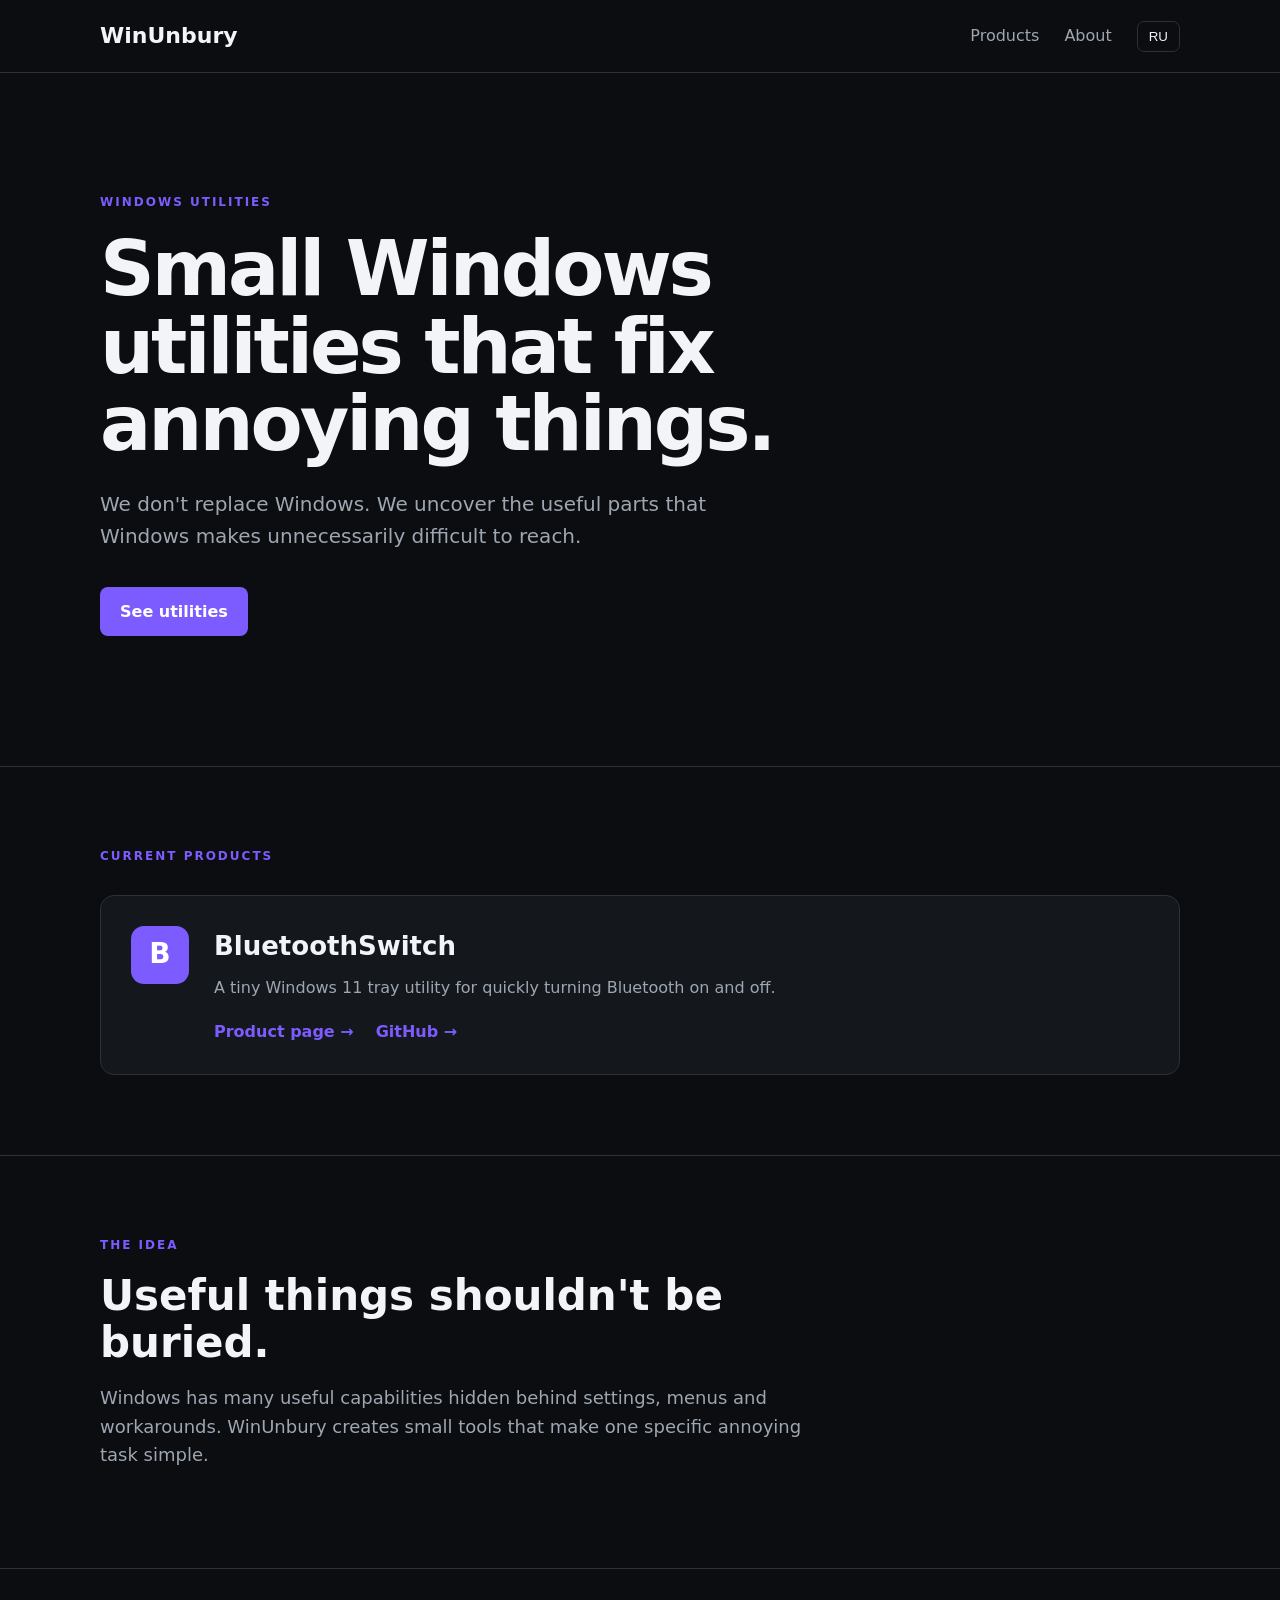
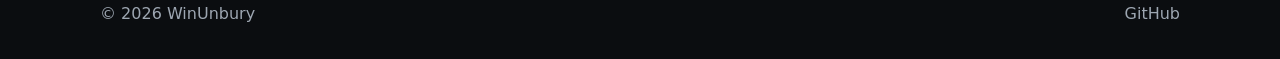
<file: index.html>
<!DOCTYPE html>
<html lang="en">
<head>
    <link rel="icon" type="image/png" href="/winunbury-favicon-selected.png">
    <meta charset="UTF-8">
    <meta name="viewport" content="width=device-width, initial-scale=1.0">

    <title>WinUnbury — Small Windows Utilities</title>
    <meta name="description" content="Small Windows utilities that fix annoying things.">

    <meta property="og:title" content="WinUnbury — Small Windows Utilities">
    <meta property="og:description" content="Small Windows utilities that fix annoying things.">
    <meta property="og:type" content="website">
    <meta property="og:url" content="https://winunbury-site.pages.dev/">

    <link rel="canonical" href="https://winunbury-site.pages.dev/">
    <meta name="robots" content="index, follow">
    <meta name="theme-color" content="#0b0d10">

    <script type="application/ld+json">
    {
        "@context": "https://schema.org",
        "@type": "WebSite",
        "name": "WinUnbury",
        "url": "https://winunbury-site.pages.dev/",
        "description": "Small Windows utilities that fix annoying things."
    }
    </script>

    <link rel="stylesheet" href="/style.css">
</head>

<body>

<header class="site-header">
    <div class="container header-inner">

        <a class="logo" href="/">WinUnbury</a>

        <nav>
            <a href="#products"
               data-en="Products"
               data-ru="Программы">Products</a>

            <a href="#about"
               data-en="About"
               data-ru="О проекте">About</a>

            <button id="languageButton" type="button">RU</button>
        </nav>

    </div>
</header>


<main>

<section class="hero">
    <div class="container">

        <div class="eyebrow"
             data-en="WINDOWS UTILITIES"
             data-ru="УТИЛИТЫ ДЛЯ WINDOWS">
            WINDOWS UTILITIES
        </div>

        <h1
            data-en="Small Windows utilities that fix annoying things."
            data-ru="Небольшие утилиты Windows, которые решают раздражающие мелочи.">
            Small Windows utilities that fix annoying things.
        </h1>

        <p
            data-en="We don't replace Windows. We uncover the useful parts that Windows makes unnecessarily difficult to reach."
            data-ru="Мы не заменяем Windows. Мы делаем удобнее то, что Windows почему-то прячет глубоко в системе.">
            We don't replace Windows. We uncover the useful parts that Windows makes unnecessarily difficult to reach.
        </p>

        <a class="button"
           href="#products"
           data-en="See utilities"
           data-ru="Посмотреть программы">
            See utilities
        </a>

    </div>
</section>


<section id="products" class="products">
    <div class="container">

        <div class="section-label"
             data-en="CURRENT PRODUCTS"
             data-ru="ТЕКУЩИЕ ПРОГРАММЫ">
            CURRENT PRODUCTS
        </div>

        <div class="product-card">

            <div class="product-icon">B</div>

            <div class="product-content">

                <h2>BluetoothSwitch</h2>

                <p
                    data-en="A tiny Windows 11 tray utility for quickly turning Bluetooth on and off."
                    data-ru="Небольшая утилита для Windows 11, которая позволяет быстро включать и выключать Bluetooth.">
                    A tiny Windows 11 tray utility for quickly turning Bluetooth on and off.
                </p>

                <div class="product-links">

                    <a href="/bluetoothswitch/"
                       data-en="Product page →"
                       data-ru="Страница программы →">
                        Product page →
                    </a>

                    <a href="https://github.com/AlikAskat/BluetoothSwitch"
                       target="_blank"
                       rel="noopener">
                        GitHub →
                    </a>

                </div>

            </div>

        </div>

    </div>
</section>


<section id="about" class="about">
    <div class="container">

        <div class="section-label"
             data-en="THE IDEA"
             data-ru="ИДЕЯ">
            THE IDEA
        </div>

        <h2
            data-en="Useful things shouldn't be buried."
            data-ru="Полезные вещи не должны быть спрятаны.">
            Useful things shouldn't be buried.
        </h2>

        <p
            data-en="Windows has many useful capabilities hidden behind settings, menus and workarounds. WinUnbury creates small tools that make one specific annoying task simple."
            data-ru="В Windows много полезных возможностей спрятано за настройками, меню и лишними обходными путями. WinUnbury делает небольшие программы, которые решают одну конкретную раздражающую задачу.">
            Windows has many useful capabilities hidden behind settings, menus and workarounds. WinUnbury creates small tools that make one specific annoying task simple.
        </p>

    </div>
</section>

</main>


<footer>
    <div class="container footer-inner">

        <span>© 2026 WinUnbury</span>

        <a href="https://github.com/AlikAskat"
           target="_blank"
           rel="noopener">
            GitHub
        </a>

    </div>
</footer>


<script>
const languageButton = document.getElementById("languageButton");

languageButton.addEventListener("click", function () {

    const currentLanguage = document.documentElement.lang;
    const newLanguage = currentLanguage === "en" ? "ru" : "en";

    document.documentElement.lang = newLanguage;

    document.querySelectorAll("[data-en][data-ru]").forEach(function (element) {
        element.textContent = element.getAttribute("data-" + newLanguage);
    });

    languageButton.textContent = newLanguage === "en" ? "RU" : "EN";
});
</script>

</body>
</html>
</file>
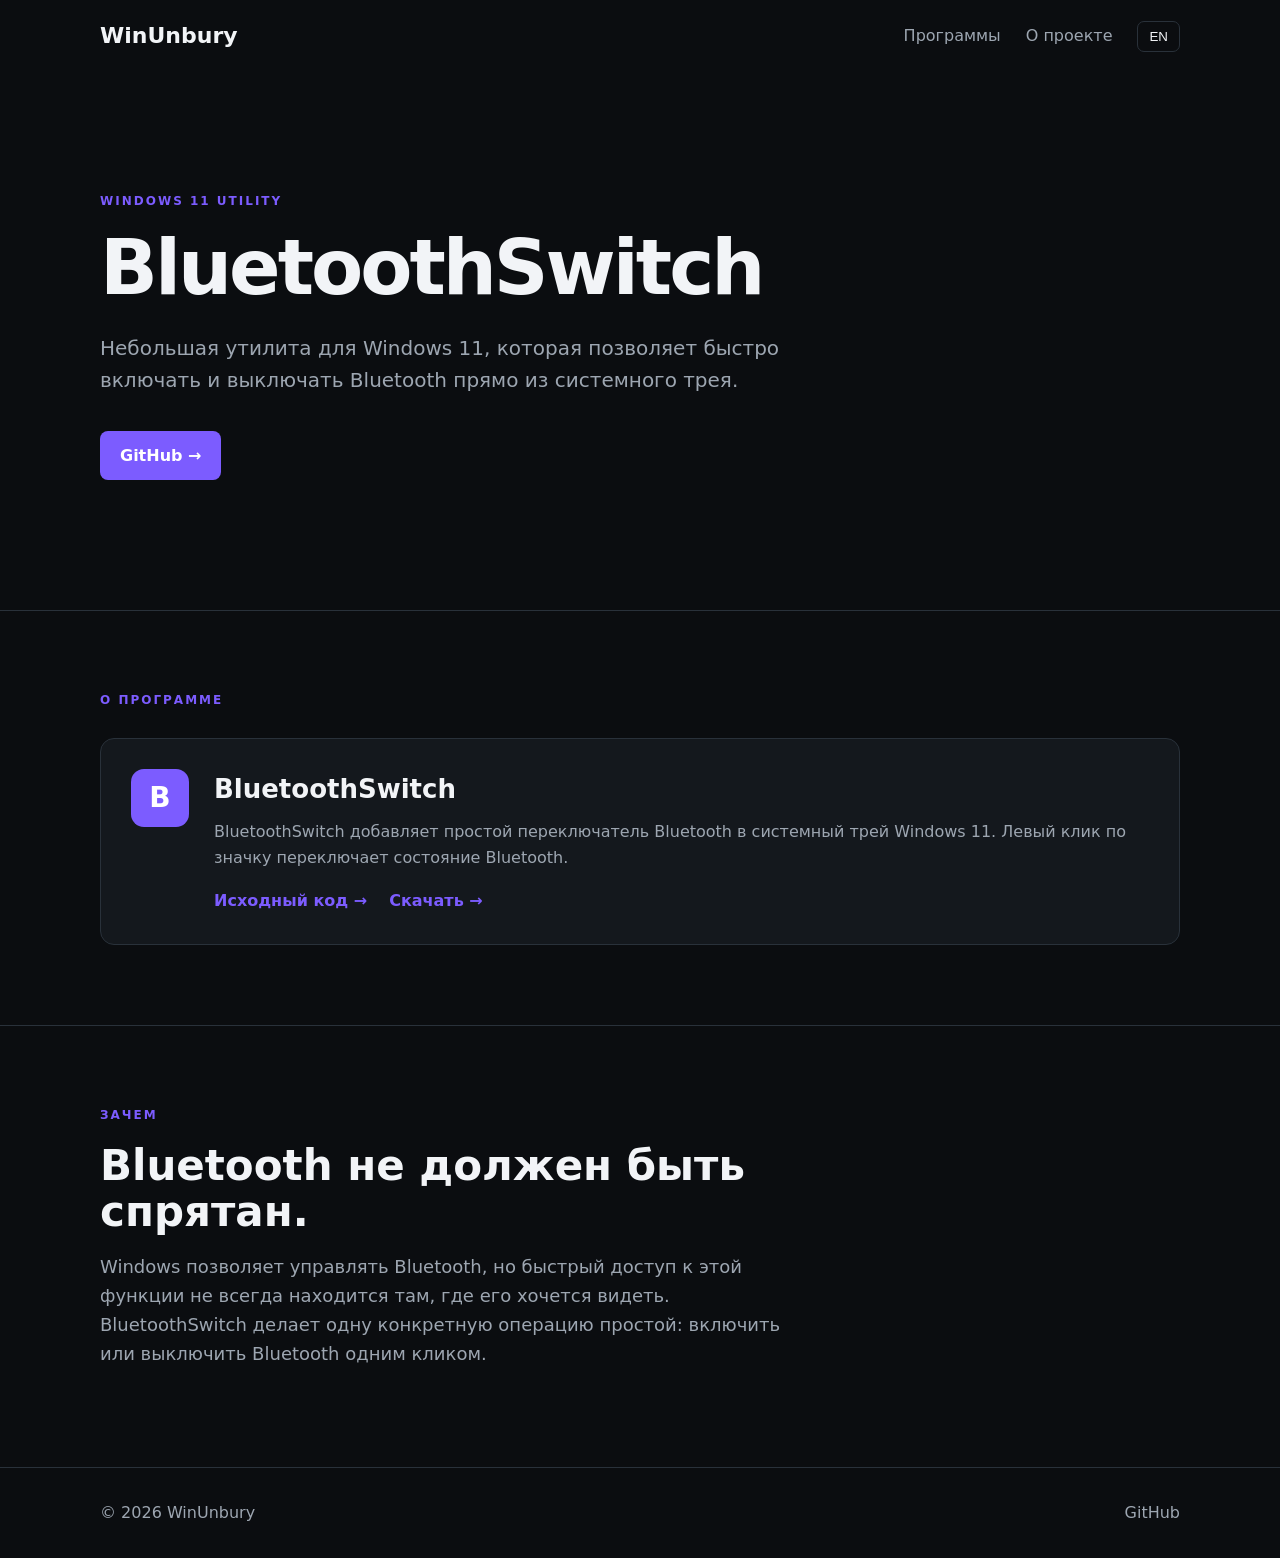
<file: bluetoothswitch/index.html>
<!DOCTYPE html>
<html lang="ru">
<head>
    <meta charset="UTF-8">
    <meta name="viewport" content="width=device-width, initial-scale=1.0">
    <title>BluetoothSwitch — WinUnbury</title>
    <meta name="description" content="BluetoothSwitch — небольшая утилита Windows 11 для быстрого включения и выключения Bluetooth из системного трея.">
    <link rel="canonical" href="https://winunbury-site.pages.dev/bluetoothswitch/">
    <link rel="stylesheet" href="../style.css">
</head>

<body>

<header>
    <div class="container header-inner">
        <a class="logo" href="../">WinUnbury</a>

        <nav>
            <a href="../#products">Программы</a>
            <a href="../#about">О проекте</a>
            <button id="languageButton">EN</button>
        </nav>
    </div>
</header>

<main>

<section class="hero">
    <div class="container">

        <div class="eyebrow">WINDOWS 11 UTILITY</div>

        <h1>BluetoothSwitch</h1>

        <p>
            Небольшая утилита для Windows 11, которая позволяет
            быстро включать и выключать Bluetooth прямо из системного трея.
        </p>

        <a class="button" href="https://github.com/AlikAskat/BluetoothSwitch" target="_blank" rel="noopener">
            GitHub →
        </a>

    </div>
</section>

<section class="products">
    <div class="container">

        <div class="section-label">О ПРОГРАММЕ</div>

        <div class="product-card">

            <div class="product-icon">B</div>

            <div class="product-content">

                <h2>BluetoothSwitch</h2>

                <p>
                    BluetoothSwitch добавляет простой переключатель Bluetooth
                    в системный трей Windows 11. Левый клик по значку
                    переключает состояние Bluetooth.
                </p>

                <div class="product-links">
                    <a href="https://github.com/AlikAskat/BluetoothSwitch" target="_blank" rel="noopener">
                        Исходный код →
                    </a>

                    <a href="https://github.com/AlikAskat/BluetoothSwitch/releases" target="_blank" rel="noopener">
                        Скачать →
                    </a>
                </div>

            </div>

        </div>

    </div>
</section>

<section class="about">
    <div class="container">

        <div class="section-label">ЗАЧЕМ</div>

        <h2>Bluetooth не должен быть спрятан.</h2>

        <p>
            Windows позволяет управлять Bluetooth, но быстрый доступ к этой
            функции не всегда находится там, где его хочется видеть.
            BluetoothSwitch делает одну конкретную операцию простой:
            включить или выключить Bluetooth одним кликом.
        </p>

    </div>
</section>

</main>

<footer>
    <div class="container footer-inner">
        <span>© 2026 WinUnbury</span>

        <a href="https://github.com/AlikAskat" target="_blank" rel="noopener">
            GitHub
        </a>
    </div>
</footer>

<script>
const button = document.getElementById("languageButton");

button.addEventListener("click", () => {

    if (document.documentElement.lang === "ru") {

        document.documentElement.lang = "en";
        button.textContent = "RU";

        document.querySelector(".eyebrow").textContent =
            "WINDOWS 11 UTILITY";

        document.querySelector("h1").textContent =
            "BluetoothSwitch";

        document.querySelector(".hero p").textContent =
            "A small Windows 11 utility that lets you quickly turn Bluetooth on and off directly from the system tray.";

        document.querySelector(".button").textContent =
            "GitHub →";

        document.querySelectorAll(".section-label")[0].textContent =
            "ABOUT";

        document.querySelector(".product-content h2").textContent =
            "BluetoothSwitch";

        document.querySelector(".product-content p").textContent =
            "BluetoothSwitch adds a simple Bluetooth switch to the Windows 11 system tray. Left-click the icon to toggle Bluetooth.";

        document.querySelectorAll(".product-links a")[0].textContent =
            "Source code →";

        document.querySelectorAll(".product-links a")[1].textContent =
            "Download →";

        document.querySelectorAll(".section-label")[1].textContent =
            "WHY";

        document.querySelector(".about h2").textContent =
            "Bluetooth shouldn't be buried.";

        document.querySelector(".about p").textContent =
            "Windows provides Bluetooth controls, but quick access is not always where you want it. BluetoothSwitch makes one specific task simple: turn Bluetooth on or off with one click.";

        document.querySelector("nav a:nth-child(1)").textContent =
            "Products";

        document.querySelector("nav a:nth-child(2)").textContent =
            "About";

    } else {

        location.reload();

    }
});
</script>

</body>
</html>
</file>
<file: style.css>
:root {
    --bg: #0b0d10;
    --surface: #14181d;
    --text: #f2f4f7;
    --muted: #9da6b1;
    --line: #29313a;
    --accent: #7c5cff;
}

* {
    box-sizing: border-box;
}

html {
    scroll-behavior: smooth;
}

body {
    margin: 0;
    background: var(--bg);
    color: var(--text);
    font-family: system-ui, -apple-system, "Segoe UI", sans-serif;
    line-height: 1.6;
}

a {
    color: inherit;
    text-decoration: none;
}

.container {
    width: min(1080px, calc(100% - 40px));
    margin: 0 auto;
}

.site-header {
    border-bottom: 1px solid var(--line);
}

.header-inner {
    min-height: 72px;
    display: flex;
    align-items: center;
    justify-content: space-between;
}

.logo {
    font-size: 22px;
    font-weight: 800;
}

nav {
    display: flex;
    align-items: center;
    gap: 25px;
}

nav a {
    color: var(--muted);
}

nav a:hover {
    color: var(--text);
}

#languageButton {
    border: 1px solid var(--line);
    background: transparent;
    color: var(--text);
    border-radius: 7px;
    padding: 7px 11px;
    cursor: pointer;
}

.hero {
    padding: 120px 0 130px;
}

.eyebrow,
.section-label {
    color: var(--accent);
    font-size: 12px;
    font-weight: 800;
    letter-spacing: 2px;
}

.hero h1 {
    max-width: 800px;
    margin: 18px 0 25px;
    font-size: clamp(42px, 7vw, 76px);
    line-height: 1.02;
    letter-spacing: -3px;
}

.hero p {
    max-width: 690px;
    margin-bottom: 35px;
    color: var(--muted);
    font-size: 20px;
}

.button {
    display: inline-block;
    background: var(--accent);
    color: white;
    padding: 12px 20px;
    border-radius: 8px;
    font-weight: 700;
}

.products,
.about {
    padding: 80px 0;
    border-top: 1px solid var(--line);
}

.product-card {
    margin-top: 28px;
    padding: 30px;
    display: flex;
    gap: 25px;
    border: 1px solid var(--line);
    border-radius: 14px;
    background: var(--surface);
}

.product-icon {
    width: 58px;
    height: 58px;
    flex: 0 0 58px;
    display: grid;
    place-items: center;
    border-radius: 13px;
    background: var(--accent);
    color: white;
    font-size: 28px;
    font-weight: 700;
}

.product-content h2 {
    margin: 0 0 8px;
    font-size: 26px;
}

.product-content p {
    margin: 0;
    color: var(--muted);
}

.product-links {
    display: flex;
    gap: 22px;
    margin-top: 18px;
}

.product-links a {
    color: var(--accent);
    font-weight: 700;
}

.about h2 {
    max-width: 700px;
    margin: 18px 0;
    font-size: 42px;
    line-height: 1.1;
}

.about p {
    max-width: 720px;
    color: var(--muted);
    font-size: 18px;
}

footer {
    border-top: 1px solid var(--line);
}

.footer-inner {
    min-height: 90px;
    display: flex;
    justify-content: space-between;
    align-items: center;
    color: var(--muted);
}

@media (max-width: 650px) {
    .container {
        width: min(100% - 28px, 1080px);
    }

    nav a {
        display: none;
    }

    .hero {
        padding: 80px 0 90px;
    }

    .hero h1 {
        font-size: 46px;
        letter-spacing: -2px;
    }

    .product-card {
        padding: 22px;
    }

    .about h2 {
        font-size: 34px;
    }
}
</file>
